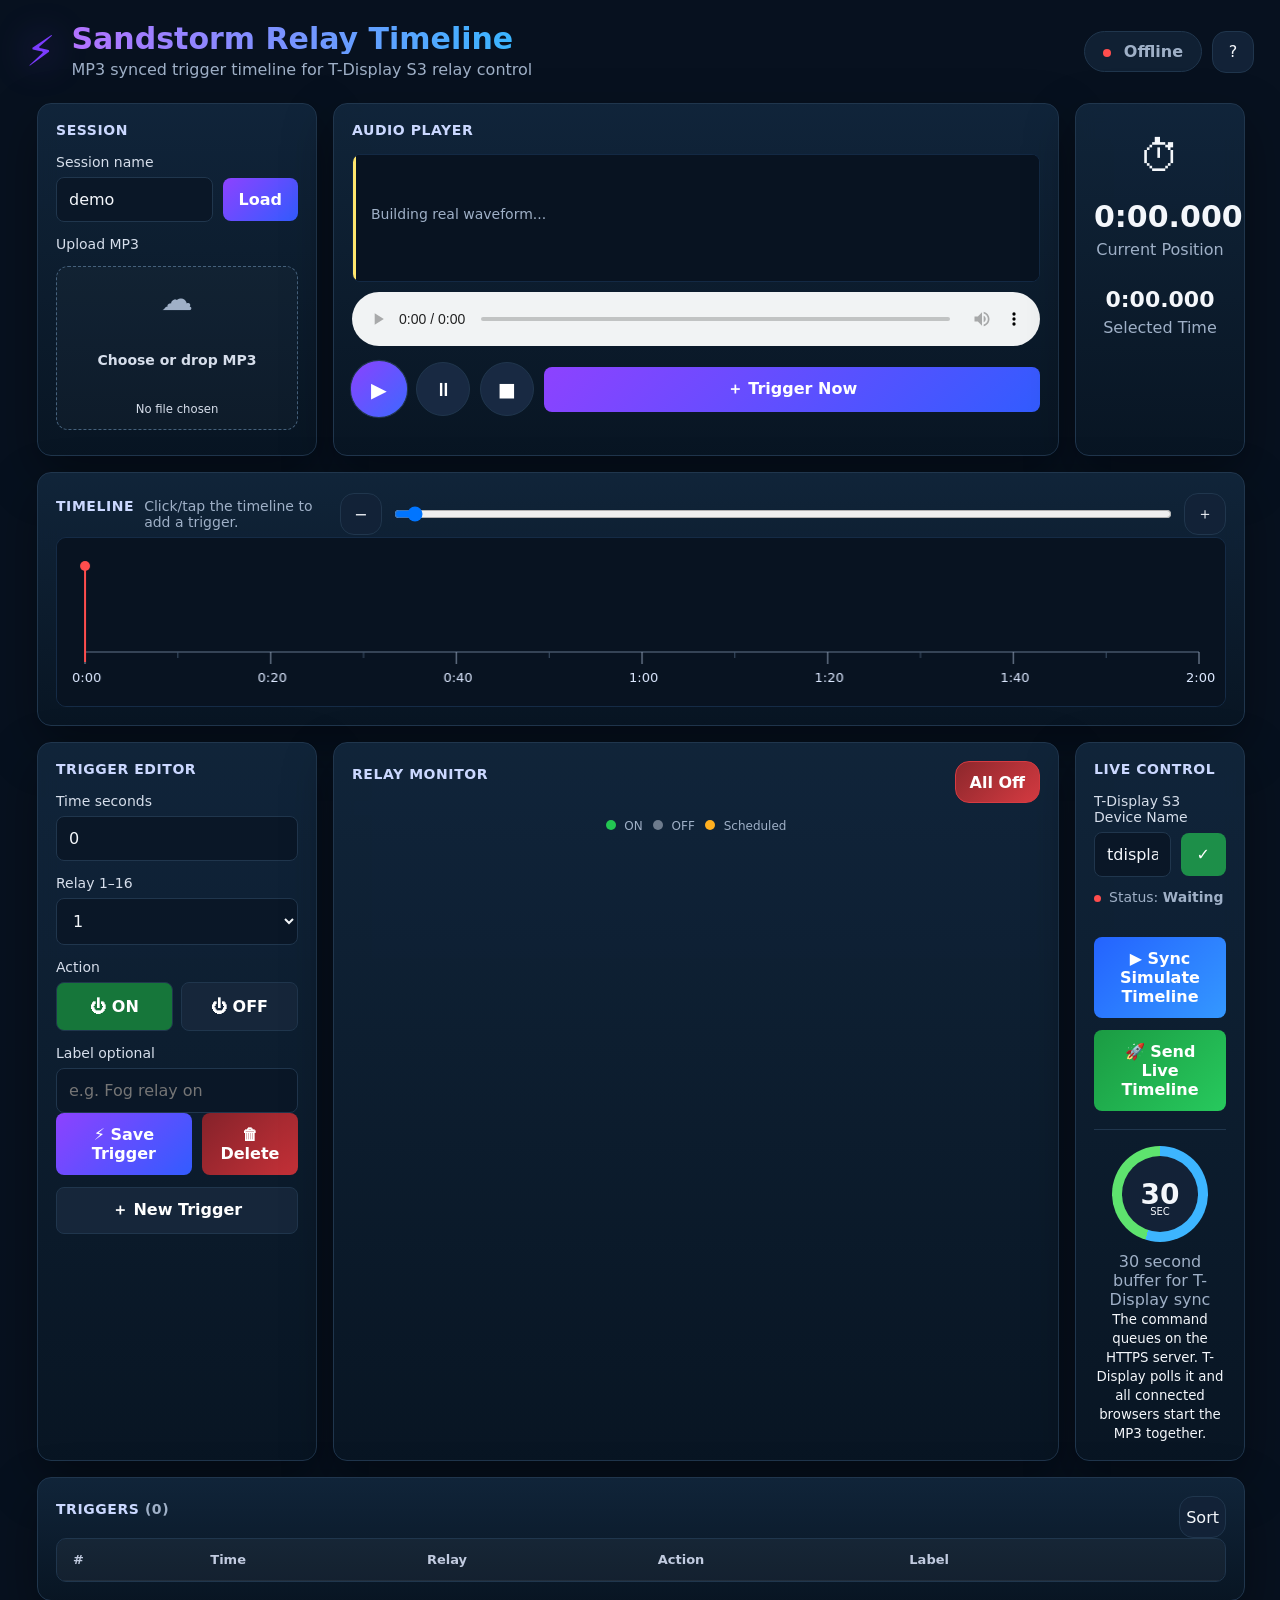
<file: web-app/index.html>
<!doctype html>
<html lang="en">
<head>
  <meta charset="utf-8">
  <meta name="viewport" content="width=device-width,initial-scale=1,viewport-fit=cover">
  <title>Sandstorm Relay Timeline</title>
  <link rel="stylesheet" href="assets/style.css?v=manualrelays1">
</head>
<body>
  <div class="app-bg"></div>

  <header class="topbar">
    <div class="brand">
      <div class="bolt">⚡</div>
      <div>
        <h1>Sandstorm Relay Timeline</h1>
        <p>MP3 synced trigger timeline for T-Display S3 relay control</p>
      </div>
    </div>
    <div class="status-wrap">
      <div id="syncStatus" class="pill offline"><span></span> Offline</div>
      <button class="icon-btn" id="helpBtn">?</button>
    </div>
  </header>

  <main class="layout">
    <section class="card session-card">
      <h2>Session</h2>

      <label>Session name</label>
      <div class="inline">
        <input id="sessionName" value="demo" autocomplete="off">
        <button id="loadBtn" class="btn purple">Load</button>
      </div>

      <label>Upload MP3</label>
      <label class="dropzone" id="dropzone">
        <input type="file" id="audioFile" accept="audio/mpeg,audio/mp3">
        <div class="cloud">☁</div>
        <strong>Choose or drop MP3</strong>
        <small id="fileName">No file chosen</small>
      </label>
    </section>

    <section class="card player-card">
      <h2>Audio Player</h2>

      <div class="wavebox">
        <canvas id="waveCanvas"></canvas>
        <div class="playhead" id="wavePlayhead"></div>
      </div>

      <audio id="audio" controls preload="metadata"></audio>

      <div class="transport">
        <button id="playBtn" class="round main">▶</button>
        <button id="pauseBtn" class="round">⏸</button>
        <button id="stopBtn" class="round red">■</button>
        <button id="triggerNowBtn" class="btn purple grow">＋ Trigger Now</button>
      </div>
    </section>

    <section class="card time-card">
      <div class="clock-icon">⏱</div>
      <div class="bigtime" id="currentTime">0:00.000</div>
      <p>Current Position</p>
      <div class="subtime" id="selectedTime">0:00.000</div>
      <p>Selected Time</p>
    </section>

    <section class="card timeline-card">
      <div class="section-head">
        <h2>Timeline</h2>
        <span>Click/tap the timeline to add a trigger.</span>
        <div class="spacer"></div>
        <button id="zoomOut" class="small-btn">−</button>
        <input id="zoomRange" type="range" min="1" max="5" value="1">
        <button id="zoomIn" class="small-btn">＋</button>
      </div>
      <div class="timeline-wrap" id="timelineWrap">
        <canvas id="timelineCanvas"></canvas>
      </div>
    </section>

    <section class="card editor-card">
      <h2>Trigger Editor</h2>

      <label>Time seconds</label>
      <input id="timeInput" type="number" min="0" step="0.001" value="0">

      <label>Relay 1–16</label>
      <select id="relayInput"></select>

      <label>Action</label>
      <div class="seg">
        <button id="onBtn" class="seg-btn active on">⏻ ON</button>
        <button id="offBtn" class="seg-btn off">⏻ OFF</button>
      </div>

      <label>Label optional</label>
      <input id="labelInput" placeholder="e.g. Fog relay on">

      <div class="editor-actions">
        <button id="saveTriggerBtn" class="btn purple">⚡ Save Trigger</button>
        <button id="deleteTriggerBtn" class="btn danger">🗑 Delete</button>
      </div>
      <button id="newTriggerBtn" class="btn ghost full">＋ New Trigger</button>
    </section>

    <section class="card monitor-card">
      <div class="section-head">
        <h2>Relay Monitor</h2>
        <div class="spacer"></div>
        <button id="allRelaysOffBtn" class="small-btn danger-small">All Off</button>
      </div>
      <div id="relayGrid" class="relay-grid"></div>
      <div class="legend">
        <span><b class="dot green"></b> ON</span>
        <span><b class="dot gray"></b> OFF</span>
        <span><b class="dot amber"></b> Scheduled</span>
      </div>
    </section>

    <section class="card live-card">
      <h2>Live Control</h2>

      <label>T-Display S3 Device Name</label>
      <div class="inline">
        <input id="espUrl" value="tdisplay1" placeholder="tdisplay1">
        <button id="saveEspBtn" class="btn ok">✓</button>
      </div>

      <p class="device-status"><span class="red-dot"></span>Status: <b id="deviceStatus">Waiting</b></p>

      <button id="simulateBtn" class="btn blue full">▶ Sync Simulate Timeline</button>
      <button id="sendLiveBtn" class="btn green full">🚀 Send Live Timeline</button>

      <div class="buffer">
        <div class="ring"><span>30</span><small>SEC</small></div>
        <p>30 second buffer for T-Display sync</p>
        <small>The command queues on the HTTPS server. T-Display polls it and all connected browsers start the MP3 together.</small>
      </div>
    </section>

    <section class="card triggers-card">
      <div class="section-head">
        <h2>Triggers <span id="triggerCount">(0)</span></h2>
        <div class="spacer"></div>
        <button id="sortBtn" class="small-btn">Sort</button>
      </div>

      <div class="table-wrap">
        <table>
          <thead>
            <tr>
              <th>#</th><th>Time</th><th>Relay</th><th>Action</th><th>Label</th><th></th>
            </tr>
          </thead>
          <tbody id="triggerRows"></tbody>
        </table>
      </div>
    </section>
  </main>

  <dialog id="helpDialog">
    <h2>How to use</h2>
    <p>Use the same session name on all browsers. Upload MP3, add triggers, simulate, then Send Live Timeline. For cloud-poll ESP use device name <b>tdisplay1</b>, not an IP address.</p>
    <button class="btn purple full" onclick="helpDialog.close()">Close</button>
  </dialog>

  <script src="assets/app.js?v=manualrelays1"></script>
</body>
</html>
</file>
<file: web-app/assets/style.css>
:root{
  --bg:#07111f;--panel:#0d1b2d;--line:#20364d;--text:#f4f7fb;--muted:#9fb0c7;
  --purple:#7c3cff;--blue:#2f80ed;--green:#23c552;--red:#ff4d4d;--amber:#ffb020;
  --shadow:0 20px 50px rgba(0,0,0,.35)
}
*{box-sizing:border-box}
html,body{margin:0;min-height:100%;font-family:Inter,system-ui,Segoe UI,Arial,sans-serif;color:var(--text);background:var(--bg)}
button,input,select{font:inherit}
.app-bg{position:fixed;inset:0;z-index:-1;background:radial-gradient(circle at 20% 10%,rgba(124,60,255,.22),transparent 35%),radial-gradient(circle at 85% 0%,rgba(47,128,237,.18),transparent 32%),linear-gradient(145deg,#060b14,#081827 55%,#050910)}
.topbar{display:flex;align-items:center;justify-content:space-between;padding:24px 26px 14px;gap:16px}
.brand{display:flex;align-items:center;gap:16px}.bolt{font-size:42px;color:var(--purple);filter:drop-shadow(0 0 18px rgba(124,60,255,.8))}
h1{font-size:30px;line-height:1;margin:0;background:linear-gradient(90deg,#b473ff,#35b8ff);-webkit-background-clip:text;color:transparent}
p{color:var(--muted);margin:6px 0 0}.status-wrap,.inline,.transport,.section-head,.editor-actions,.legend{display:flex;align-items:center;gap:10px}
.pill{padding:10px 18px;border-radius:999px;border:1px solid var(--line);background:#102033;color:var(--muted);font-weight:700}
.pill span{display:inline-block;width:8px;height:8px;border-radius:99px;background:var(--red);margin-right:7px}
.pill.online{background:rgba(35,197,82,.12);color:#81f7a2;border-color:rgba(35,197,82,.35)}.pill.online span{background:var(--green)}
.icon-btn,.small-btn{border:1px solid var(--line);background:#122237;color:var(--text);border-radius:14px;min-width:42px;height:42px;cursor:pointer}
.layout{display:grid;grid-template-columns:280px 1fr 170px;gap:16px;padding:10px 22px 28px;max-width:1250px;margin:auto}
.card{background:linear-gradient(180deg,rgba(18,39,61,.9),rgba(9,22,36,.92));border:1px solid var(--line);border-radius:14px;box-shadow:var(--shadow);padding:18px;backdrop-filter:blur(10px)}
.card h2{margin:0 0 16px;text-transform:uppercase;letter-spacing:.04em;font-size:14px;color:#cbd8ff}
label{display:block;margin:14px 0 7px;color:#d6deeb;font-size:14px}
input,select{width:100%;border:1px solid var(--line);background:#0a1727;color:var(--text);border-radius:8px;padding:12px;outline:none}
input:focus,select:focus{border-color:var(--purple);box-shadow:0 0 0 3px rgba(124,60,255,.18)}
.btn{border:0;border-radius:8px;color:#fff;padding:12px 16px;font-weight:800;cursor:pointer;background:#26374c}.btn:hover,.round:hover,.small-btn:hover{filter:brightness(1.15)}
.purple{background:linear-gradient(135deg,#8d42ff,#325cff)}.green{background:linear-gradient(135deg,#1b9b43,#27c95d)}
.blue{background:linear-gradient(135deg,#2463ff,#3498ff)}.danger,.red{background:linear-gradient(135deg,#85222a,#c63138)}.ok{background:#1d8f49}
.ghost{background:#16263a;border:1px solid var(--line)}.full{width:100%;margin-top:12px}.grow{flex:1}
.dropzone{display:grid;place-items:center;text-align:center;gap:8px;min-height:164px;border:1px dashed #45617c;border-radius:12px;cursor:pointer;background:rgba(255,255,255,.025)}
.dropzone input{display:none}.cloud{font-size:32px;color:var(--muted)}
.wavebox{height:128px;background:#081321;border-radius:8px;position:relative;overflow:hidden;border:1px solid #132944}
#waveCanvas{width:100%;height:100%;display:block}.playhead{position:absolute;top:0;bottom:0;width:3px;background:#ffe66d;left:0}
audio{width:100%;margin-top:10px}.transport{margin-top:12px}.round{height:54px;width:54px;border:1px solid var(--line);border-radius:50%;background:#182942;color:#fff;font-size:19px;cursor:pointer}.round.main{background:linear-gradient(135deg,#8a42ff,#3d68ff);transform:scale(1.08)}
.time-card{text-align:center}.clock-icon{font-size:42px;margin:10px}.bigtime{font-size:30px;font-weight:900;margin-top:18px}.subtime{font-size:22px;font-weight:700;margin-top:28px}
.timeline-card{grid-column:1 / -1}.section-head span{color:var(--muted);font-size:14px}.spacer{flex:1}
.timeline-wrap{height:170px;overflow-x:auto;background:#081321;border-radius:10px;border:1px solid #152b46}#timelineCanvas{height:170px;display:block;min-width:100%}
.seg{display:grid;grid-template-columns:1fr 1fr;gap:8px}.seg-btn{border:1px solid var(--line);border-radius:8px;padding:14px;color:white;background:#16263a;font-weight:900;cursor:pointer}.seg-btn.on.active{background:#16763a}.seg-btn.off.active{background:#8c272c}
.relay-grid{display:grid;grid-template-columns:repeat(4,1fr);gap:10px}.relay{position:relative;min-height:86px;border:1px solid var(--line);border-radius:10px;background:#0b192a;padding:12px;font-weight:900}
.relay .num{font-size:23px}.relay .state{position:absolute;right:10px;top:10px;font-size:11px;padding:4px 8px;border-radius:99px;background:#34465b;color:#fff}.relay.on{border-color:rgba(35,197,82,.7);box-shadow:inset 0 0 28px rgba(35,197,82,.12)}.relay.on .state{background:#137336}.relay.scheduled{border-color:rgba(255,176,32,.75)}
.relay .zap{position:absolute;bottom:12px;left:50%;transform:translateX(-50%);font-size:27px;color:#8190a8}.relay.on .zap{color:var(--green)}
.legend{justify-content:center;margin-top:16px;font-size:12px;color:var(--muted)}.dot{display:inline-block;width:10px;height:10px;border-radius:99px;margin-right:5px}.dot.green{background:var(--green)}.dot.gray{background:#6d7b8d}.dot.amber{background:var(--amber)}
.device-status{font-size:14px;margin:12px 0 20px}.red-dot{display:inline-block;width:7px;height:7px;background:var(--red);border-radius:99px;margin-right:8px}
.buffer{text-align:center;margin-top:18px;padding-top:16px;border-top:1px solid var(--line)}.ring{margin:0 auto 10px;width:96px;height:96px;border-radius:50%;display:grid;place-items:center;background:conic-gradient(#3db5ff 0 55%,#5ee36e 55% 100%);position:relative}.ring:before{content:"";position:absolute;inset:10px;border-radius:50%;background:#132237}.ring span,.ring small{position:relative}.ring span{font-size:28px;font-weight:900}.ring small{font-size:10px;margin-top:34px;position:absolute}
.triggers-card{grid-column:1 / -1}.table-wrap{overflow:auto;border:1px solid var(--line);border-radius:10px}table{width:100%;border-collapse:collapse;min-width:650px}th,td{text-align:left;padding:13px 16px;border-bottom:1px solid rgba(255,255,255,.06)}th{color:#c1cbe0;background:rgba(255,255,255,.04);font-size:13px}.badge{padding:5px 10px;border-radius:6px;border:1px solid var(--line);font-weight:800;font-size:12px}.badge.on{background:rgba(35,197,82,.16);border-color:#237a3d;color:#7dff9e}.badge.off{background:rgba(255,77,77,.14);border-color:#8d2f36;color:#ff9c9c}
dialog{background:#0d1b2d;color:white;border:1px solid var(--line);border-radius:16px;max-width:440px}
@media(max-width:950px){.layout{grid-template-columns:1fr}.topbar{align-items:flex-start;flex-direction:column}.status-wrap{width:100%;justify-content:space-between}.relay-grid{grid-template-columns:repeat(2,1fr)}}
@media(max-width:520px){.layout{padding:8px 10px}.topbar{padding:18px 14px}h1{font-size:24px}.transport{flex-wrap:wrap}.round{height:48px;width:48px}.time-card{display:none}.card{padding:14px}}

.relay{cursor:pointer;transition:transform .12s ease, filter .12s ease}
.relay:hover{transform:translateY(-2px);filter:brightness(1.18)}
.relay.manual-flash{animation:relayFlash .35s ease}
@keyframes relayFlash{0%{box-shadow:0 0 0 rgba(35,197,82,0)}50%{box-shadow:0 0 24px rgba(35,197,82,.75)}100%{box-shadow:0 0 0 rgba(35,197,82,0)}}
.danger-small{background:linear-gradient(135deg,#8c272c,#d63b42)!important;color:#fff!important;border-color:#d63b42!important;width:auto;padding:0 14px;font-weight:900}
</file>
